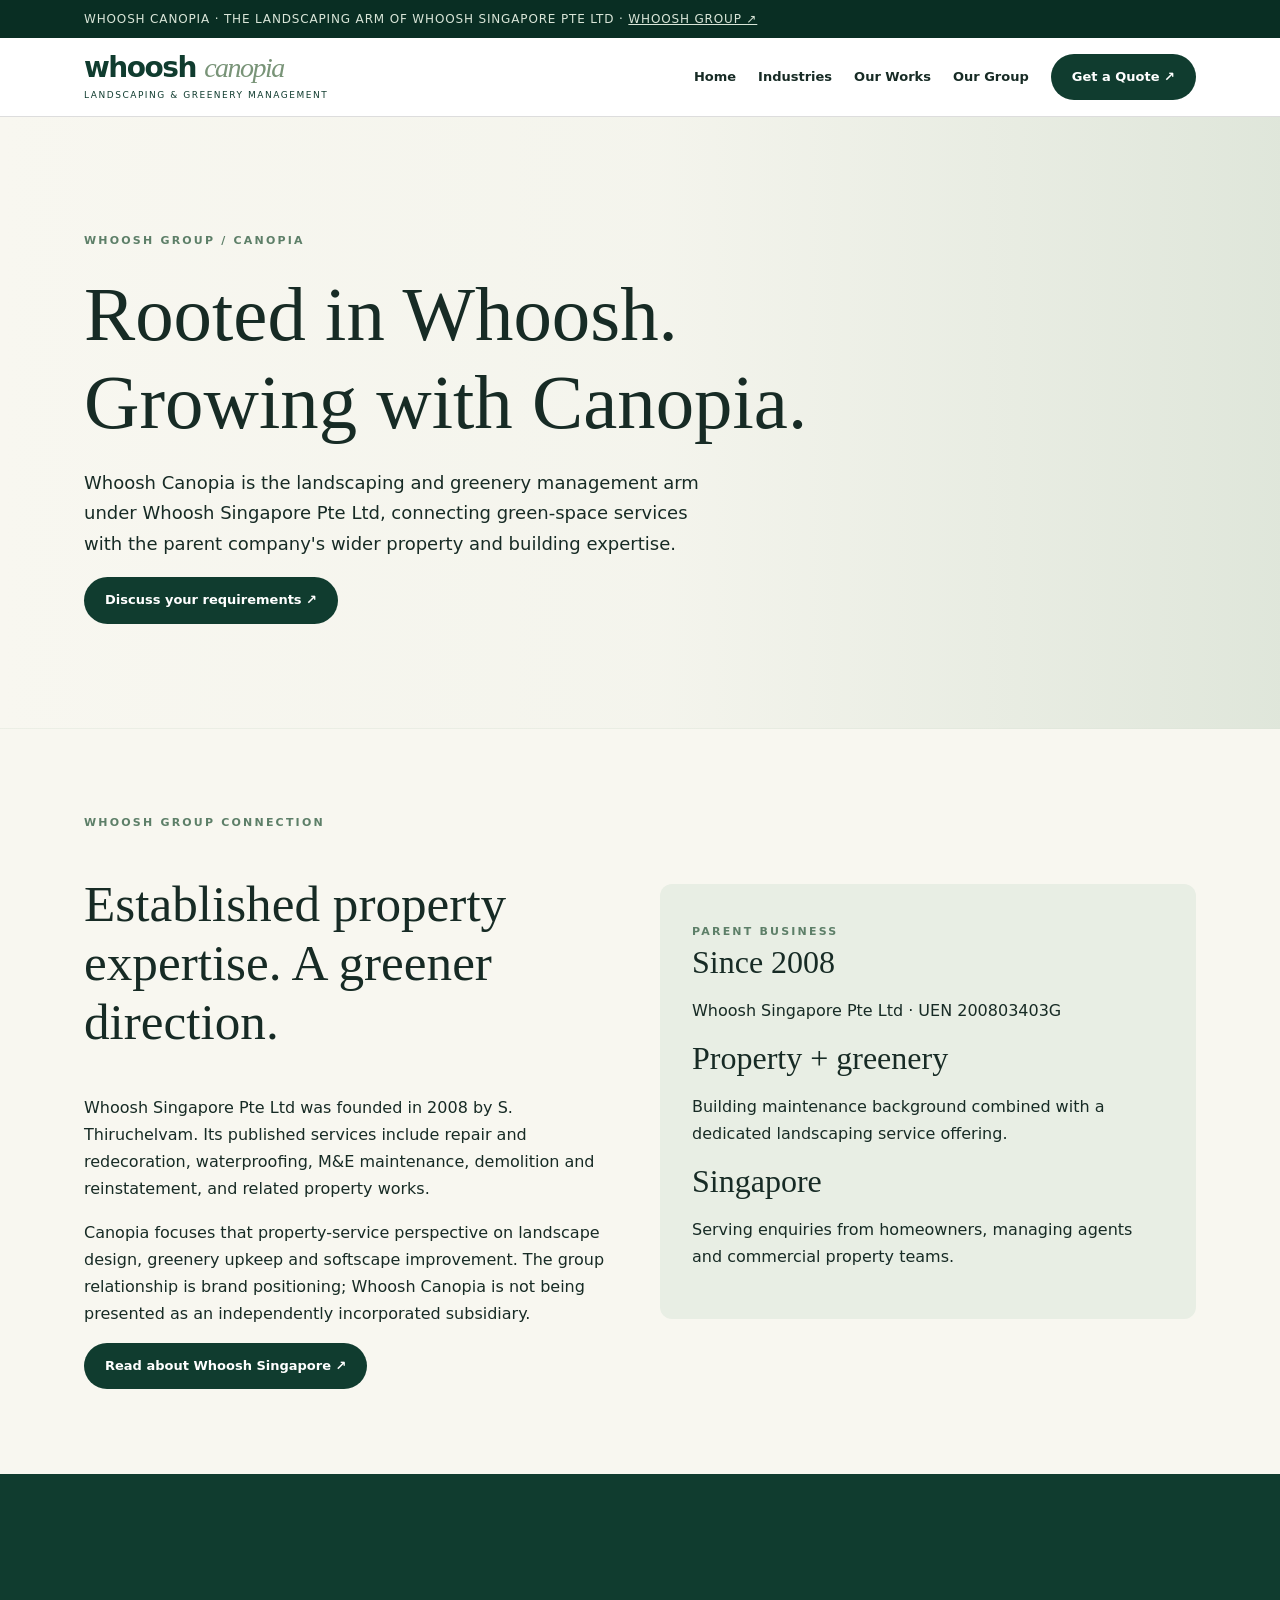
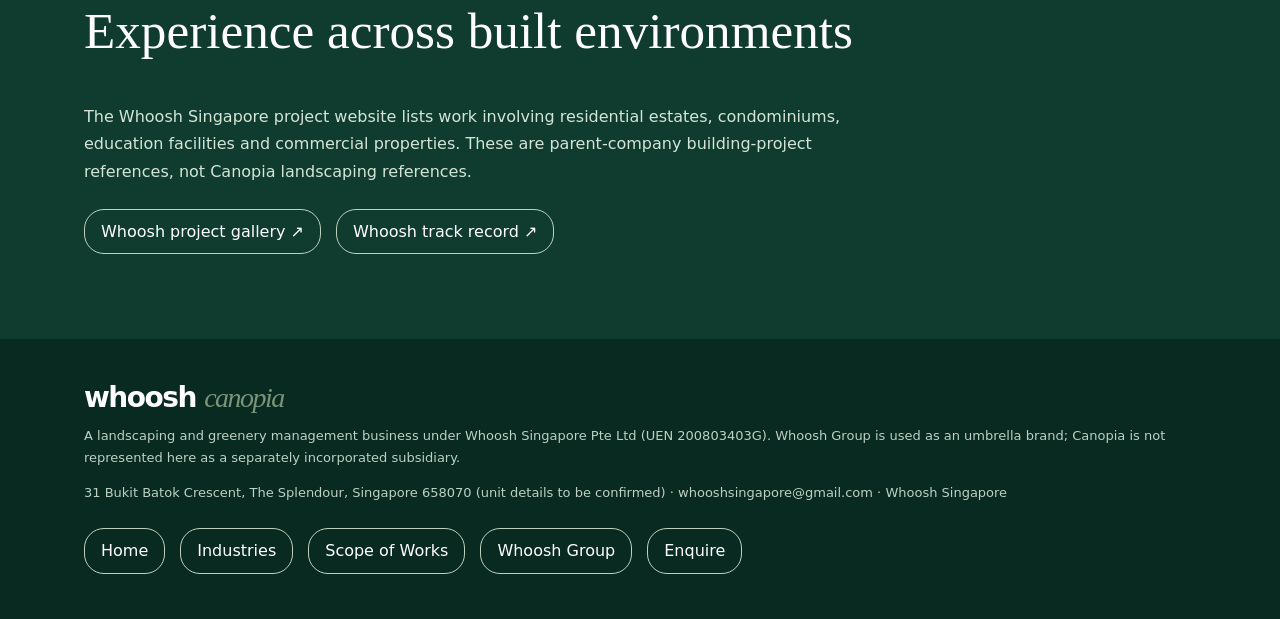
<file: about.html>
<!doctype html><html lang="en"><head><meta charset="utf-8"><meta name="viewport" content="width=device-width,initial-scale=1"><meta name="theme-color" content="#103c2f"><title>Rooted in Whoosh. Growing with Canopia. | Whoosh Canopia Singapore</title><meta name="description" content="Whoosh Canopia is the landscaping and greenery management arm under Whoosh Singapore Pte Ltd, connecting green-space services with the parent company's wider property and building expertise.. Landscaping and greenery management services by Whoosh Canopia, the landscaping arm of Whoosh Singapore Pte Ltd."><link rel="stylesheet" href="site.css"></head><body><div class="mast"><div class="wrap">WHOOSH CANOPIA · THE LANDSCAPING ARM OF WHOOSH SINGAPORE PTE LTD · <a href="https://whooshsingapore.com/" target="_blank" rel="noopener">WHOOSH GROUP ↗</a></div></div><header class="nav"><div class="wrap"><a href="/" class="logo">whoosh <em>canopia</em><small>LANDSCAPING & GREENERY MANAGEMENT</small></a><nav class="navlinks" aria-label="Site navigation"><a href="/">Home</a><a href="/industries.html">Industries</a><a href="/works.html">Our Works</a><a href="/about.html">Our Group</a><a class="btn" href="/contact.html">Get a Quote ↗</a></nav></div></header><main><section class="hero" style="--hero:url('https://images.unsplash.com/photo-1501004318641-b39e6451bec6?w=1000&q=80&auto=format&fit=crop')"><div class="wrap"><div class="eyebrow">Whoosh Group / Canopia</div><h1>Rooted in Whoosh. Growing with Canopia.</h1><p>Whoosh Canopia is the landscaping and greenery management arm under Whoosh Singapore Pte Ltd, connecting green-space services with the parent company's wider property and building expertise.</p><a class="btn" href="/contact.html">Discuss your requirements ↗</a></div></section><section class="section"><div class="wrap two"><div><div class="eyebrow">Whoosh Group connection</div><h2>Established property expertise. A greener direction.</h2><p>Whoosh Singapore Pte Ltd was founded in 2008 by S. Thiruchelvam. Its published services include repair and redecoration, waterproofing, M&E maintenance, demolition and reinstatement, and related property works.</p><p>Canopia focuses that property-service perspective on landscape design, greenery upkeep and softscape improvement. The group relationship is brand positioning; Whoosh Canopia is not being presented as an independently incorporated subsidiary.</p><a class="btn" href="https://whooshsingapore.com/about-us/" target="_blank" rel="noopener">Read about Whoosh Singapore ↗</a></div><div class="stat"><span class="eyebrow">Parent business</span><strong>Since 2008</strong><p>Whoosh Singapore Pte Ltd · UEN 200803403G</p><strong>Property + greenery</strong><p>Building maintenance background combined with a dedicated landscaping service offering.</p><strong>Singapore</strong><p>Serving enquiries from homeowners, managing agents and commercial property teams.</p></div></div></section><section class="section band"><div class="wrap"><h2>Experience across built environments</h2><p class="intro">The Whoosh Singapore project website lists work involving residential estates, condominiums, education facilities and commercial properties. These are parent-company building-project references, not Canopia landscaping references.</p><div class="cols"><a href="https://whooshsingapore.com/projects/" target="_blank" rel="noopener">Whoosh project gallery ↗</a><a href="https://whooshsingapore.com/projects/track-records/" target="_blank" rel="noopener">Whoosh track record ↗</a></div></div></section></main><footer class="foot"><div class="wrap"><div class="logo" style="color:white">whoosh <em>canopia</em></div><p>A landscaping and greenery management business under Whoosh Singapore Pte Ltd (UEN 200803403G). Whoosh Group is used as an umbrella brand; Canopia is not represented here as a separately incorporated subsidiary.</p><p>31 Bukit Batok Crescent, The Splendour, Singapore 658070 (unit details to be confirmed) · <a href="mailto:whooshsingapore@gmail.com">whooshsingapore@gmail.com</a> · <a href="https://whooshsingapore.com/">Whoosh Singapore</a></p><div class="cols"><a href="/">Home</a><a href="/industries.html">Industries</a><a href="/works.html">Scope of Works</a><a href="/about.html">Whoosh Group</a><a href="/contact.html">Enquire</a></div></div></footer></body></html>
</file>
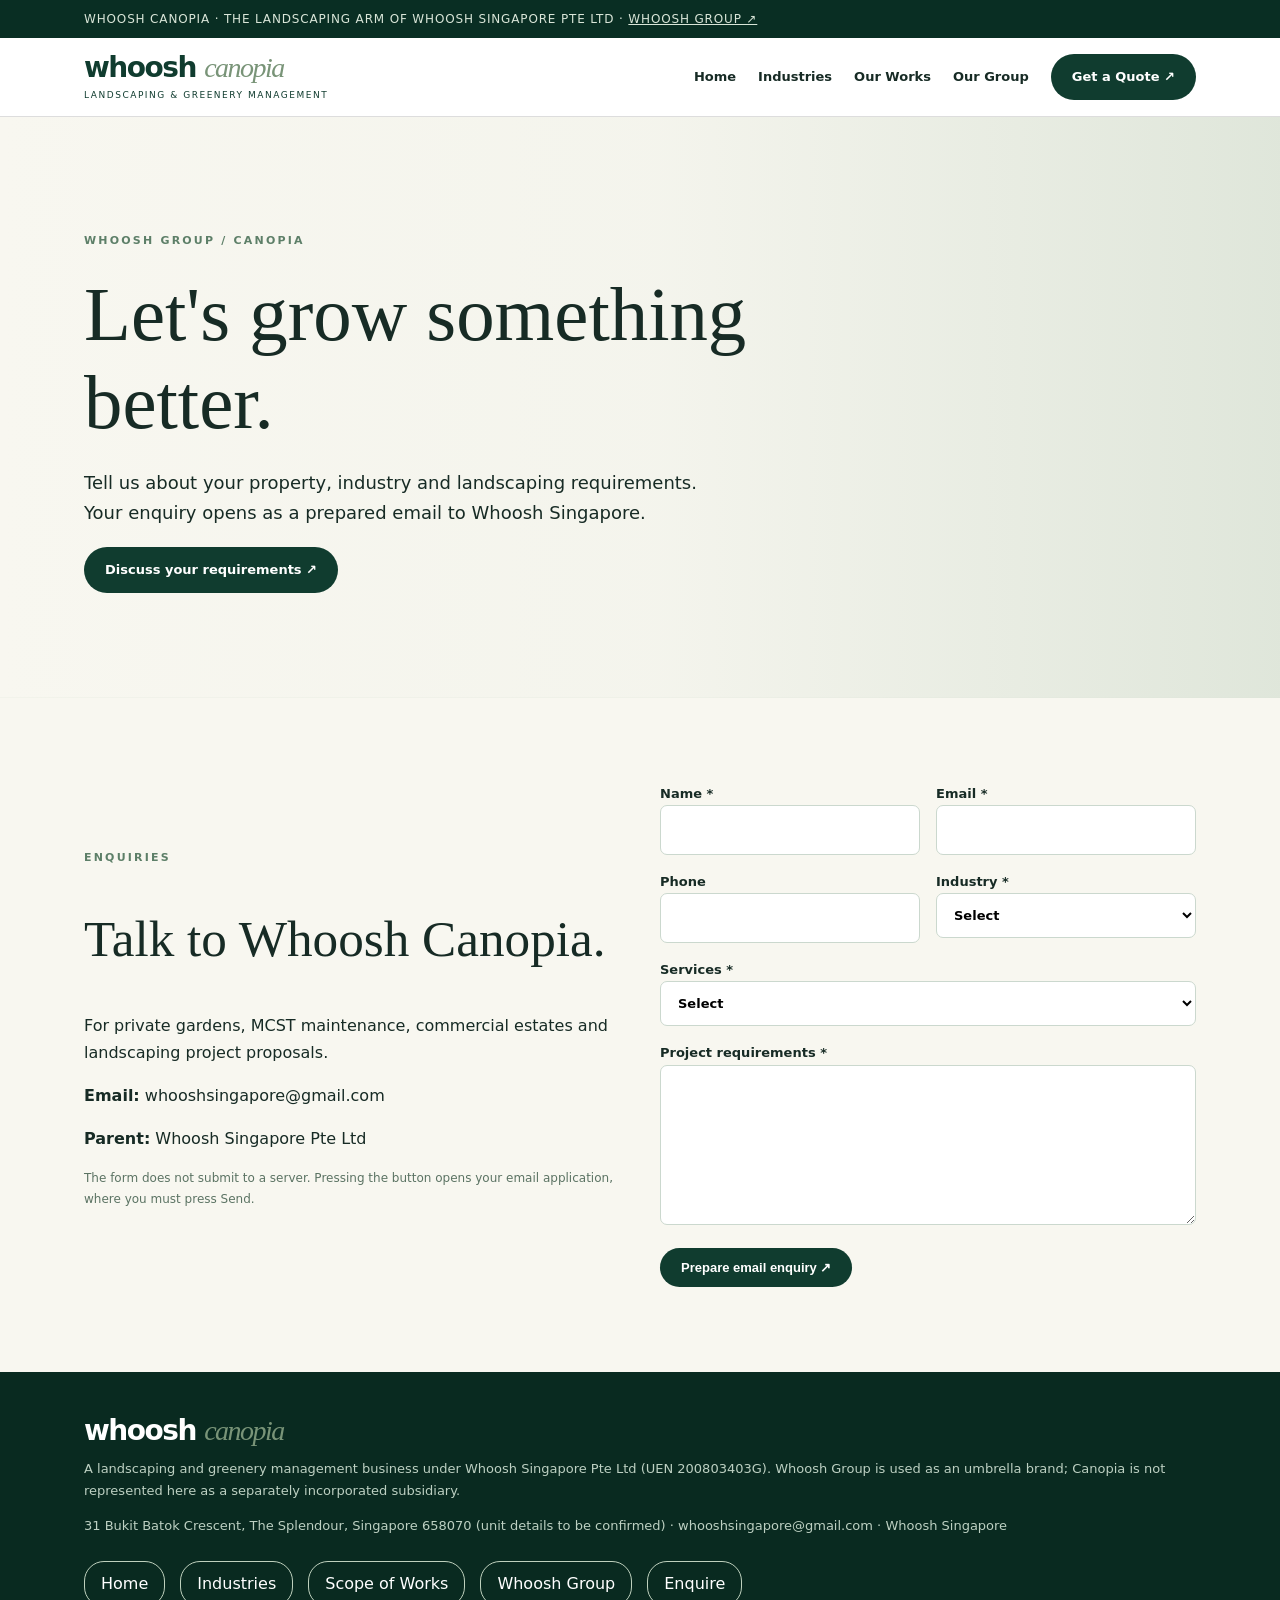
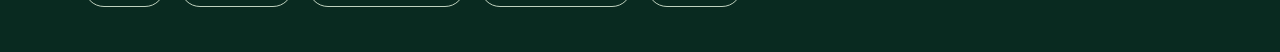
<file: contact.html>
<!doctype html><html lang="en"><head><meta charset="utf-8"><meta name="viewport" content="width=device-width,initial-scale=1"><meta name="theme-color" content="#103c2f"><title>Let's grow something better. | Whoosh Canopia Singapore</title><meta name="description" content="Tell us about your property, industry and landscaping requirements. Your enquiry opens as a prepared email to Whoosh Singapore.. Landscaping and greenery management services by Whoosh Canopia, the landscaping arm of Whoosh Singapore Pte Ltd."><link rel="stylesheet" href="site.css"></head><body><div class="mast"><div class="wrap">WHOOSH CANOPIA · THE LANDSCAPING ARM OF WHOOSH SINGAPORE PTE LTD · <a href="https://whooshsingapore.com/" target="_blank" rel="noopener">WHOOSH GROUP ↗</a></div></div><header class="nav"><div class="wrap"><a href="/" class="logo">whoosh <em>canopia</em><small>LANDSCAPING & GREENERY MANAGEMENT</small></a><nav class="navlinks" aria-label="Site navigation"><a href="/">Home</a><a href="/industries.html">Industries</a><a href="/works.html">Our Works</a><a href="/about.html">Our Group</a><a class="btn" href="/contact.html">Get a Quote ↗</a></nav></div></header><main><section class="hero" style="--hero:url('https://images.unsplash.com/photo-1558904541-efa843a96f01?w=1000&q=80&auto=format&fit=crop')"><div class="wrap"><div class="eyebrow">Whoosh Group / Canopia</div><h1>Let's grow something better.</h1><p>Tell us about your property, industry and landscaping requirements. Your enquiry opens as a prepared email to Whoosh Singapore.</p><a class="btn" href="/contact.html">Discuss your requirements ↗</a></div></section><section class="section"><div class="wrap two"><div><div class="eyebrow">Enquiries</div><h2>Talk to Whoosh Canopia.</h2><p>For private gardens, MCST maintenance, commercial estates and landscaping project proposals.</p><p><strong>Email:</strong> <a href="mailto:whooshsingapore@gmail.com">whooshsingapore@gmail.com</a></p><p><strong>Parent:</strong> Whoosh Singapore Pte Ltd</p><p class="notice">The form does not submit to a server. Pressing the button opens your email application, where you must press Send.</p></div><form id="enquiry" class="quote-form"><label>Name *<input name="name" required maxlength="100"></label><label>Email *<input name="email" type="email" required maxlength="150"></label><label>Phone<input name="phone" type="tel" maxlength="40"></label><label>Industry *<select name="industry" required><option value="">Select</option><option>Condominiums & MCSTs</option><option>Commercial Offices & Business Parks</option><option>Hotels, Resorts & Hospitality</option><option>Residential Homes & Landed Properties</option><option>Retail, Mixed-Use & Developments</option><option>Schools, Healthcare & Institutional</option></select></label><label class="wide">Services *<select name="service" required><option value="">Select</option><option>Landscape Maintenance</option><option>Landscape Design & Build</option><option>Tree & Hedge Care</option><option>Turf & Groundcovers</option><option>Indoor Plants & Vertical Greenery</option><option>Irrigation & Sustainable Landscapes</option></select></label><label class="wide">Project requirements *<textarea name="requirements" rows="6" required maxlength="3000"></textarea></label><div class="wide"><button type="submit" class="btn">Prepare email enquiry ↗</button></div></form></div></section><script>document.querySelector('#enquiry').addEventListener('submit',e=>{e.preventDefault();const d=new FormData(e.target),body=Array.from(d.entries()).map(([k,v])=>k+': '+v).join('\n');location.href='mailto:whooshsingapore@gmail.com?subject='+encodeURIComponent('Whoosh Canopia enquiry')+'&body='+encodeURIComponent(body)});</script></main><footer class="foot"><div class="wrap"><div class="logo" style="color:white">whoosh <em>canopia</em></div><p>A landscaping and greenery management business under Whoosh Singapore Pte Ltd (UEN 200803403G). Whoosh Group is used as an umbrella brand; Canopia is not represented here as a separately incorporated subsidiary.</p><p>31 Bukit Batok Crescent, The Splendour, Singapore 658070 (unit details to be confirmed) · <a href="mailto:whooshsingapore@gmail.com">whooshsingapore@gmail.com</a> · <a href="https://whooshsingapore.com/">Whoosh Singapore</a></p><div class="cols"><a href="/">Home</a><a href="/industries.html">Industries</a><a href="/works.html">Scope of Works</a><a href="/about.html">Whoosh Group</a><a href="/contact.html">Enquire</a></div></div></footer></body></html>
</file>
<file: site.css>
:root{--forest:#103c2f;--sage:#77977e;--cream:#f8f7f0;--ink:#172b25;--accent:#b42170}*{box-sizing:border-box}html{scroll-behavior:smooth}body{margin:0;background:var(--cream);color:var(--ink);font:16px/1.7 system-ui,Arial,sans-serif}h1,h2,h3{font-family:Georgia,serif;font-weight:500;line-height:1.15}a{text-decoration:none;color:inherit}.wrap{max-width:1160px;padding:0 24px;margin:auto}.mast{background:#092e23;color:#d9e5d8;padding:9px 0;font-size:12px;letter-spacing:.07em}.mast a{text-decoration:underline}.nav{background:white;position:sticky;top:0;z-index:4;border-bottom:1px solid #ddd}.nav .wrap{display:flex;align-items:center;justify-content:space-between;gap:20px;min-height:78px}.logo{font-size:28px;letter-spacing:-1.5px;color:var(--forest);font-weight:800;line-height:1}.logo em{font-family:Georgia,serif;font-weight:400;color:#799478}.logo small{display:block;font:9px system-ui;letter-spacing:.17em;margin-top:8px}.navlinks{display:flex;gap:22px;align-items:center;font-size:13px;font-weight:700}.btn{display:inline-block;background:var(--forest);color:white;border-radius:28px;padding:12px 21px;font-size:13px;font-weight:700}.btn:hover{background:#286148}.hero{padding:115px 0 105px;position:relative;isolation:isolate;background:#d9e2d5}.hero:before{content:"";position:absolute;inset:0;background:linear-gradient(90deg,#f8f7f0 0%,#f8f7f0df 51%,#f8f7f033),var(--hero);background-size:cover;background-position:center;z-index:-1}.eyebrow{letter-spacing:.2em;text-transform:uppercase;font-size:11px;color:#5d7f68;font-weight:800}.hero h1{font-size:clamp(45px,6vw,79px);max-width:750px;margin:20px 0}.hero p{max-width:620px;font-size:18px}.section{padding:85px 0}.section h2{font-size:clamp(32px,4vw,54px)}.intro{max-width:760px;color:#597064}.grid{display:grid;grid-template-columns:repeat(3,1fr);gap:18px;margin-top:34px}.panel{background:white;border:1px solid #e3e8df;border-radius:11px;overflow:hidden}.panel img{width:100%;height:190px;object-fit:cover}.panel-content{padding:24px}.panel h3{font-size:24px;margin:0 0 12px}.panel p{font-size:14px;color:#66796a}.panel ul{padding-left:20px;color:#405549;font-size:13px}.panel li{margin-bottom:9px}.band{background:var(--forest);color:white}.band .intro{color:#d4e5d8}.two{display:grid;grid-template-columns:1fr 1fr;gap:40px;align-items:center}.stat{background:#e8eee4;border-radius:12px;padding:32px}.stat strong{font:32px Georgia;display:block}.cta{background:#e6ecd9;padding:60px 0}.foot{background:#092a20;color:white;padding:45px 0}.foot p{color:#bdd0c2;font-size:13px}.cols{display:flex;flex-wrap:wrap;gap:15px;margin-top:24px}.cols a{border:1px solid #bfd1be;padding:8px 16px;border-radius:20px}.quote-form{display:grid;grid-template-columns:1fr 1fr;gap:16px}.quote-form label{font-size:13px;font-weight:bold}.quote-form input,.quote-form select,.quote-form textarea{width:100%;padding:13px;border:1px solid #cbd8ce;border-radius:7px;background:white;font:inherit}.quote-form .wide{grid-column:1/-1}.quote-form button{border:0;cursor:pointer}.notice{font-size:12px;color:#5b7363}.portrait{width:100%;min-height:340px;object-fit:cover;border-radius:12px}@media(max-width:800px){.grid{grid-template-columns:1fr 1fr}.two{grid-template-columns:1fr}.navlinks{flex-wrap:wrap;gap:12px}.nav .wrap{padding-top:13px;padding-bottom:13px}.hero{padding:65px 0}}@media(max-width:580px){.grid,.quote-form{grid-template-columns:1fr}.navlinks{font-size:11px}.logo{font-size:23px}.hero:before{background:linear-gradient(90deg,#f8f7f0ef,#f8f7f0a0),var(--hero);background-size:cover}.quote-form .wide{grid-column:auto}}
</file>
